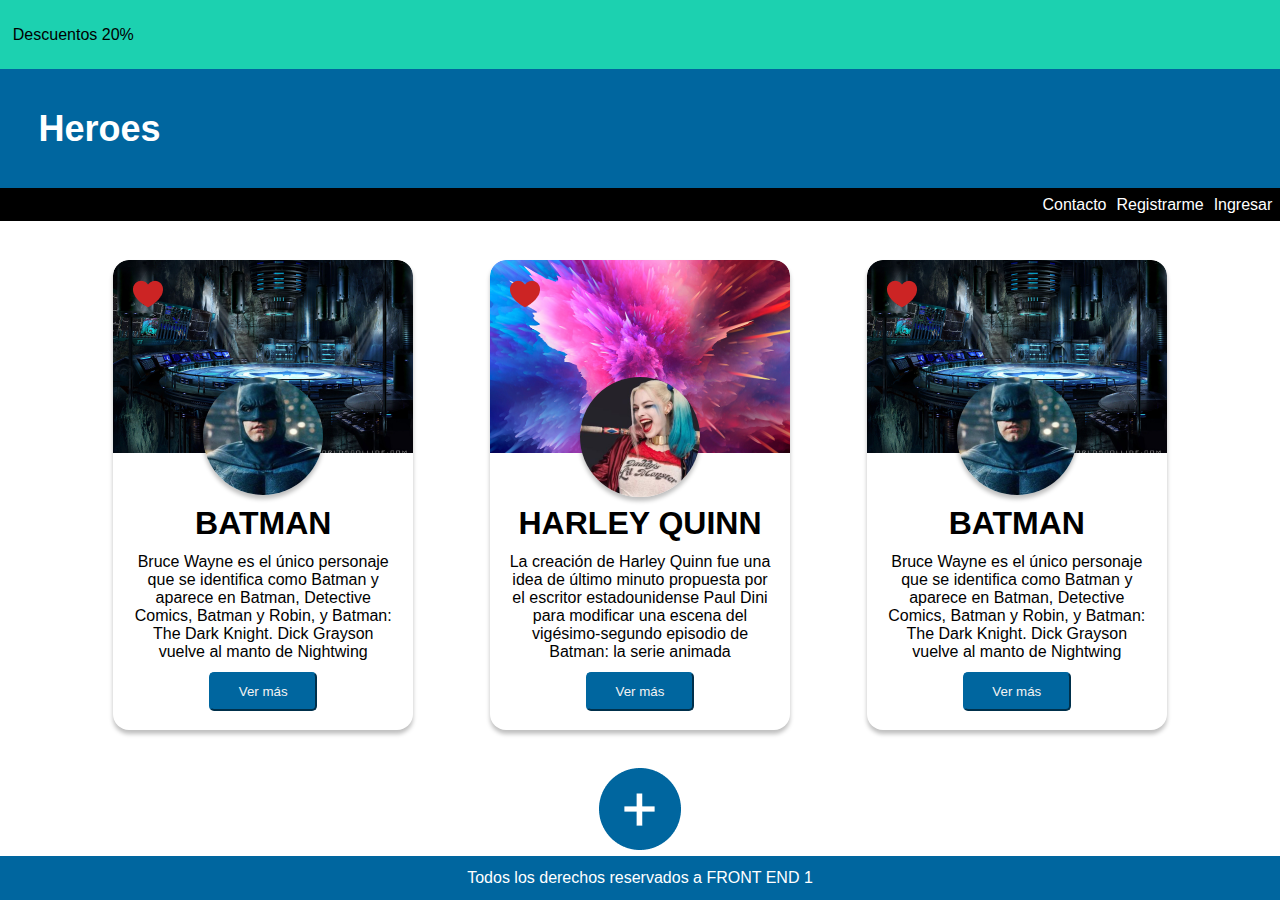
<file: index.html>
<html>
    <body>
        <head>
            <meta charset="UTF-8"/>
            <meta name="viewport" content="width=device-width">
            <link rel="stylesheet" href="css\style.css">
            <title> Superhéroes </title>
        </head>

        <header>
            <section class="inicio">
                <p> Descuentos 20% </p>
            </section>
            
            <section class="Principal">
                <h1> Heroes </h1>
            </section>

            <section class="Navegacion">
                <nav> Contacto </nav>
                <nav> Registrarme </nav>
                <nav> Ingresar </nav>
            </section>
        </header>

        <main>
            <section>
                <div class="GeneralContainer">
                    <article class="container" id="c1">
                        <img src="img\heart.png" class="heart" alt="corazon">
                        <div>
                            <img src="img\batman1.png" class="imagen1" alt="Batman">
                            <div class="info">
                                <h1> BATMAN </h1>
                                <p> Bruce Wayne es el único personaje que se identifica como Batman y aparece en Batman, Detective Comics, Batman y Robin, y Batman: The Dark Knight. Dick Grayson vuelve al manto de Nightwing </p>
                                <button class="boton"> Ver más </button>
                            </div>
                        </div>
                    </article>

                    <article class="container" id="c2">
                        <img src="img\heart.png" class="heart" alt="corazon">
                        <div>
                            <img src="img\harley1.png" class="imagen2" alt="Batman">
                            <div class="info">
                                <h1> HARLEY QUINN </h1>
                                <p> La creación de Harley Quinn fue una idea de último minuto propuesta por el escritor estadounidense Paul Dini para modificar una escena del vigésimo-segundo episodio de Batman: la serie animada </p>
                                <button class="boton"> Ver más </button>
                            </div>
                        </div>
                    </article>

                    <article class="container" id="c3">
                        <img src="img\heart.png" class="heart" alt="corazon">
                        <div>
                            <img src="img\batman1.png" class="imagen3" alt="Batman">
                            <div class="info">
                                <h1> BATMAN </h1>
                                <p> Bruce Wayne es el único personaje que se identifica como Batman y aparece en Batman, Detective Comics, Batman y Robin, y Batman: The Dark Knight. Dick Grayson vuelve al manto de Nightwing </p>
                                <button class="boton"> Ver más </button>
                            </div>
                        </div>
                    </article>
                </div>
            </section>

            <section class="BotonMas">
                <a href="Agregar.html" target="_blank"> <img src="img/Button.png" alt="Boton"> </a>
            </section>
        </main>

        <footer> Todos los derechos reservados a FRONT END 1 </footer>
    </body>
</html>
</file>
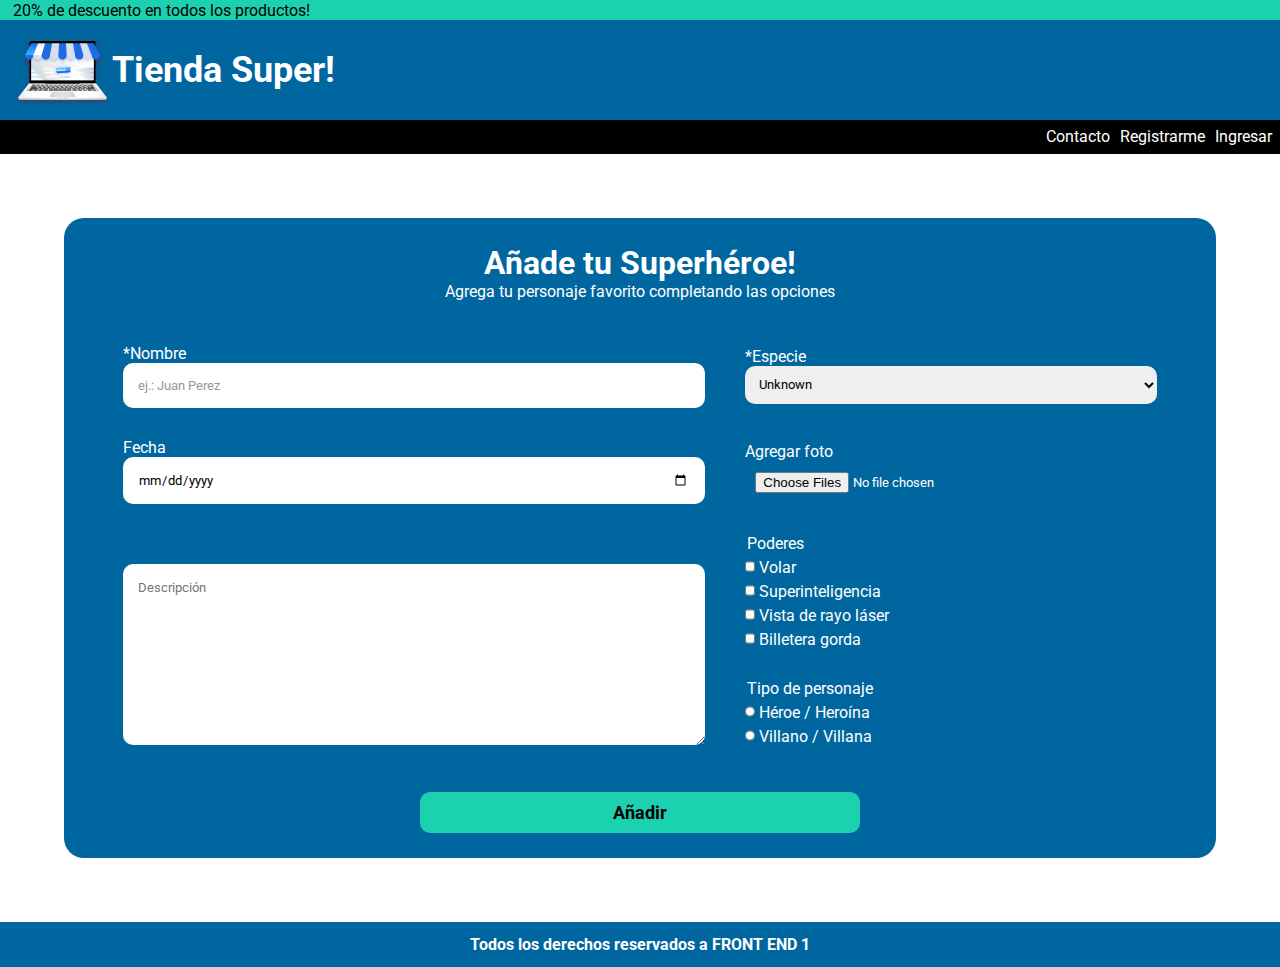
<file: Agregar.html>
<!DOCTYPE html>
<html lang="es">
    <head>
        <meta charset="UTF-8" />
        <meta name="viewport" content="width=device-width, initial-scale=1.0" />
        <title> Agregar superheroe </title>
        <link rel="stylesheet" href="css/estilo.css" />
    </head>

    <header>
        <section class="inicio">
            <p> 20% de descuento en todos los productos! </p>
        </section>

        <section class="Principal">
            <img src="img/Logo.png" alt="Logo tienda">
            <h1> Tienda Super! </h1>
        </section>
    
        <section class="Navegacion">
            <nav> Contacto </nav>
            <nav> Registrarme </nav>
            <nav> Ingresar </nav>
        </section>
    </header>

    <body>
        <main>
            <section>
                <h1> Añade tu Superhéroe!</h1>
                <p> Agrega tu personaje favorito completando las opciones </p>
            </section>
        
            <article class="Info">
                <section class="PrimCol">
                    <label for="nombre"> *Nombre </label>
                      <input
                        type="text"
                        name="nombre"
                        id="nombre"
                        placeholder="ej.: Juan Perez"
                        minlength="5"
                        maxlength="60"
                        oninvalid="setCustomValidity('Por favor, completa tu nombre correctamente')"
                        required
                      />
            
                    <label for="fecha"> Fecha </label>
                      <input
                        type="date"
                        name="fecha"
                        id="fecha"
                        placeholder="dd/mm/aaaa"
                      />
            
                    <textarea
                        name="descripcion"
                        id="descripcion"
                        placeholder="Descripción"
                        cols="30"
                        rows="10"
                    ></textarea>
                </section>
            
                <section class="SegCol">
                    <label for="especie"> *Especie </label>
                      <select name="especie" id="especie">
                        <option value="unknown"> Unknown </option>
                      </select>
            
                    <label for="foto"> Agregar foto </label>
                      <input
                        type="file"
                        name="foto"
                        id="foto"
                        accept=".jpeg, .pdf"
                        multiple
                      />
                    
                    <div class="poderes">
                        <legend> Poderes </legend>
                      <label for="Volar">
                        <input type="checkbox" name="lenguajes" id="Volar" value="Volar" />
                        Volar
                      </label>
                      <label for="Superinteligencia">
                        <input type="checkbox" name="lenguajes" id="Superinteligencia" value="Superinteligencia" />
                        Superinteligencia
                      </label>
                      <label for="Vista de rayo láser">
                        <input type="checkbox" name="lenguajes" id="Vista de rayo láser" value="Vista de rayo láser" />
                        Vista de rayo láser
                      </label>
                      <label for="Billetera gorda">
                        <input type="checkbox" name="lenguajes" id="Billetera gorda" value="Billetera gorda" />
                        Billetera gorda
                      </label>
                    </div>
                    
                    <div class="personaje">
                      <legend> Tipo de personaje </legend>
                      <label for="HéroeHeroína">
                        <input type="radio" name="lenguajes" id="HéroeHeroína" value="HéroeHeroína" />
                        Héroe / Heroína
                      </label>
                      <label for="VillanoVillana">
                        <input type="radio" name="lenguajes" id="VillanoVillana" value="VillanoVillana" />
                        Villano / Villana
                      </label>
                    </div>
                </section>
            </article>

            <div class="boton">
                <input type="add" value="Añadir" />
            </div>
        </main>     
    </body>

    <footer> Todos los derechos reservados a FRONT END 1 </footer>   
</html>
</file>
<file: css/estilo.css>
@import url("https://fonts.googleapis.com/css2?family=Roboto:wght@300&display=swap");

* {
    font-family: Roboto, sans-serif;
    box-sizing: border-box;
    margin: 0;
}

.inicio {
    width: 100%;
    padding: 0.04% 1%; 
    background-color: #1CD1B0;
}

main {
    display: flex;
    flex-direction: column;
}

.Principal {
    display: flex;
    align-items: center;
    font-size: large;
    width: 100%;
    padding: 1%;
    background: #00669F;
    color: white;
    text-align: center;
    margin-right: 5vw;
    box-shadow: 0px 10px 7px rgba(0, 0, 0, 0.25);
}

.Navegacion {
    background-color: black;
    display: flex;
    justify-content: end;
    color: white;
    padding: 0.6%;
    gap: 10px;
}

main {
    background-color: #00669F;
    border-radius: 20px;
    padding: 2%;
    margin: 5%;
    display: flex;
    flex-direction: column;
    text-align: center;
    color: white;
    gap: 10px;
}

h1 {
    font-weight: bold;
}

.Info {
    display: flex;
    flex-direction: row;
    align-items: center;
    text-align: left;
    gap: 40px;
    padding: 3%;
}

.PrimCol textarea {
    margin-top: 30px;
}

.PrimCol input {
    margin-bottom: 30px;
}

.SegCol select {
    margin-bottom: 38px;
}

.poderes, .personaje {
    display: flex;
    flex-direction: column;
}

.poderes label, .personaje label {
    margin-top: 5px;
}

.poderes legend, .personaje legend {
    margin-top: 30px;
}

input, textarea, select {
  width: 100%;
  padding: 2.6%;
  border-radius: 10px;
  border: white;
}

input[type="add"] {
  border: none;
  color: black;
  font-size: large;
  background-color: #1CD1B0;
  padding: 10px 50px;
  width: 40%;
  font-weight: bold;
  text-align: center;
  text-decoration: none;
  transition: all 0.3s ease-in-out, transform 0.3s ease-in-out;
}

input[type="add"]:hover {
  background: linear-gradient(to right, #319fae, #ad17b8);
  transform: scale(1.05);
  cursor: pointer;
}

input[type="add"]:active {
  background: linear-gradient(to right, #319fae, #ad17b8);
  transform: scale(0.95);
}

input::placeholder {
  color: #979797;
}
input:focus::placeholder {
  color: transparent;
}
input[type="radio"],
input[type="checkbox"] {
  width: 10px;
}

input:required ~ label::before {
  content: none !important;
}

footer {
    color: white;
    background-color: #00669F;
    display: flex;
    font-weight: bold;
    justify-content: center;
    padding: 1%;
    width: 100%;
    text-align: center;
}

@media screen and (max-width: 768px){
    .Info {
        flex-direction: column;
    }
}
</file>
